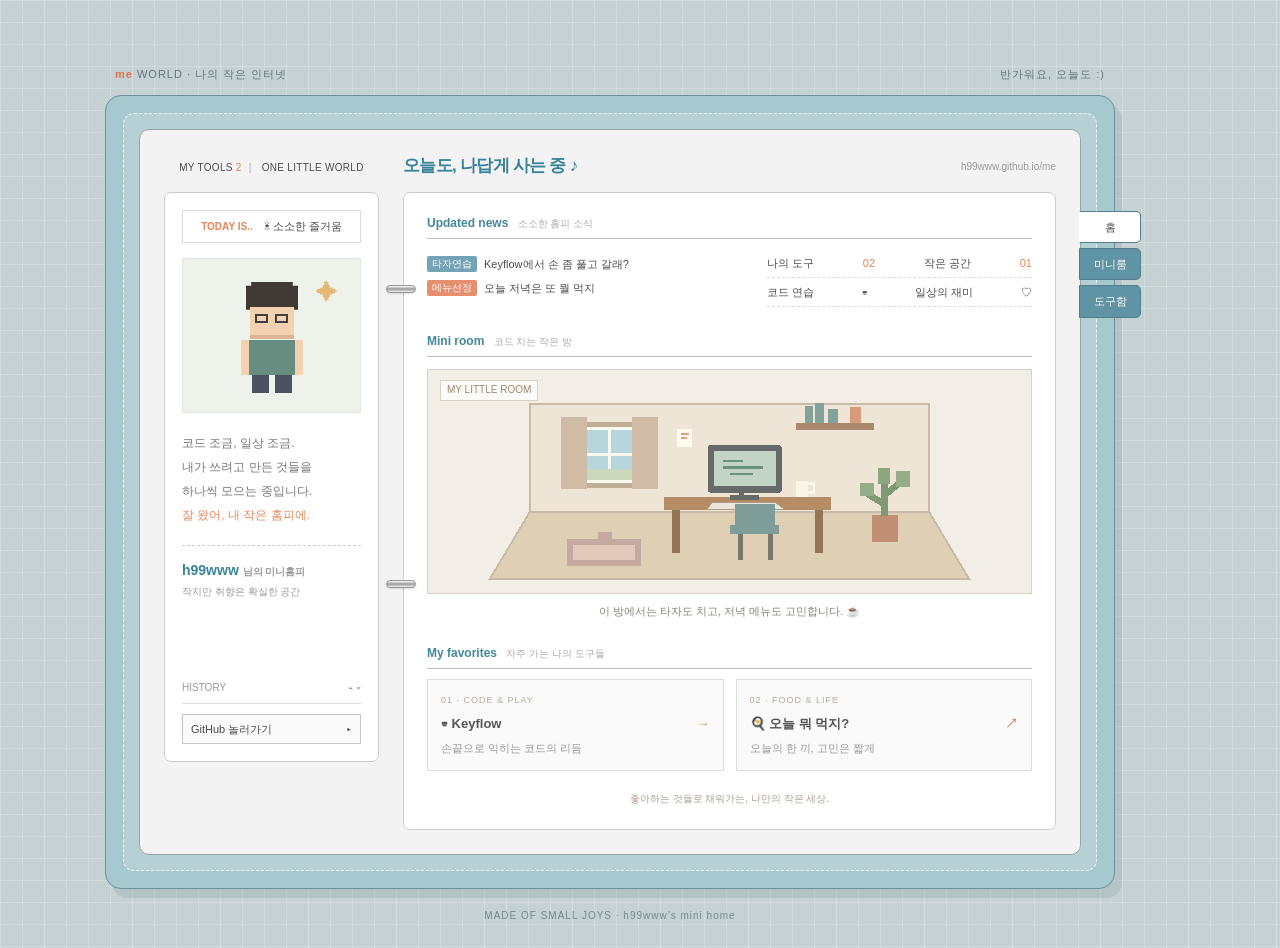
<file: index.html>
<!doctype html>
<html lang="ko">
<head>
<meta charset="utf-8"><meta name="viewport" content="width=device-width,initial-scale=1"><meta name="theme-color" content="#c4d2d5"><meta name="description" content="코드도 치고, 밥도 고르고. 나만의 작은 미니홈피."><title>h99www의 미니홈피</title>
<style>
*{box-sizing:border-box}html{scroll-behavior:smooth}body{margin:0;color:#4b4b4b;font:12px/1.65 '돋움',Dotum,Arial,sans-serif;background-color:#c5d1d3;background-image:linear-gradient(#ffffff38 1px,transparent 1px),linear-gradient(90deg,#ffffff38 1px,transparent 1px);background-size:22px 22px}a{color:inherit;text-decoration:none}a:hover{text-decoration:underline}a:focus-visible{outline:3px solid #eb854c;outline-offset:4px}.desktop{max-width:1120px;margin:65px auto 24px;padding:0 25px}.topline{display:flex;justify-content:space-between;padding:0 10px 12px;color:#66767b;font-size:11px;letter-spacing:1px}.topline strong{color:#e17443}.book{position:relative;background:#a6c8cf;border:1px solid #6b929c;border-radius:16px;padding:17px;box-shadow:7px 9px 0 #8da2a34d}.stitch{border:1px dashed #effaff;border-radius:11px;padding:15px;background:#b5d1d6}.paper{background:#f3f3f3;border:1px solid #9ba4a5;border-radius:10px;padding:24px;display:grid;grid-template-columns:215px minmax(0,1fr);gap:24px;position:relative}.counter{text-align:center;font-size:10px;letter-spacing:.3px;height:38px;padding-top:6px}.counter b{color:#ec7948;font-weight:400}.counter span{color:#a6a6a6;padding:0 7px}.profile{background:#fff;border:1px solid #ccc;border-radius:7px;padding:17px;min-height:570px;display:flex;flex-direction:column}.mood{border:1px solid #ddd;text-align:center;padding:6px;font-size:11px;margin-bottom:15px}.mood b{color:#ea8259;margin-right:8px;font-size:10px}.portrait{height:155px;background:#edf2eb;display:grid;place-items:center;position:relative;overflow:hidden;border:1px solid #e0e5df}.avatar{width:83px;height:115px;position:relative;image-rendering:pixelated}.hair{position:absolute;width:52px;height:28px;background:#403a35;top:4px;left:16px;clip-path:polygon(10% 0,90% 0,90% 15%,100% 15%,100% 100%,0 100%,0 15%,10% 15%)}.face{position:absolute;top:29px;left:20px;width:44px;height:32px;background:#f4d1b0;border-bottom:4px solid #dfb695}.eyes{position:absolute;top:36px;left:25px;width:13px;height:9px;border:2px solid #423e3d;box-shadow:20px 0 0 -2px #f4d1b0,20px 0 0 0 #423e3d}.body{position:absolute;top:62px;left:11px;width:62px;height:35px;background:#668d80;border-left:8px solid #f4d1b0;border-right:8px solid #f4d1b0}.legs{position:absolute;top:97px;left:22px;width:17px;height:18px;background:#4a5261;box-shadow:23px 0 #4a5261}.portrait:before{content:'✦';position:absolute;top:16px;right:22px;color:#e5b873;font-size:22px}.profile-note{margin:18px 0;color:#777;line-height:2}.dotted{border-top:1px dashed #ccc;padding-top:13px}.name{color:#398499;font-weight:bold;font-size:14px}.small{font-size:10px;color:#999}.profile-bottom{margin-top:auto;padding-top:25px}.history{font-size:10px;color:#999;border-bottom:1px solid #ddd;padding-bottom:7px;margin-bottom:10px}.history span{float:right}.shortcut{display:block;border:1px solid #c7c7c7;background:#fafafa;padding:5px 8px;font-size:11px}.shortcut span{float:right}.heading{height:38px;display:flex;justify-content:space-between;align-items:flex-start;gap:8px}h1{font-size:17px;color:#368298;letter-spacing:-.7px;margin:-2px 0 0}.url{font-size:10px;color:#999;padding-top:5px}.right{min-width:0}.content{background:#fff;border:1px solid #ccc;border-radius:7px;padding:21px 23px;min-height:570px}h2{font-size:12px;color:#43879c;margin:0 0 10px;border-bottom:1px solid #bdbdbd;padding-bottom:4px}h2 span{font-weight:400;font-size:10px;color:#aaa;margin-left:6px}.updates{display:grid;grid-template-columns:1.2fr 1fr;gap:22px;margin-bottom:25px}.update-line{display:flex;gap:7px;align-items:center;margin:6px 0;font-size:11px}.badge{background:#e68e6e;color:white;padding:0 5px;border-radius:2px;font-size:10px;white-space:nowrap}.badge.blue{background:#74a3b5}.stats{font-size:11px}.stat{display:flex;justify-content:space-between;border-bottom:1px dashed #ddd;padding:5px 0}.stat b{color:#ed8555;font-weight:normal}.room{height:225px;position:relative;overflow:hidden;background:#f3eee5;border:1px solid #d7d1c7;margin-top:12px;display:grid;place-items:center}.room svg{width:100%;height:100%}.room-tag{position:absolute;left:12px;top:10px;background:#ffffffc9;border:1px solid #d8d2c7;color:#9d8b74;font-size:10px;padding:1px 6px}.room-caption{text-align:center;font-size:11px;color:#8a8176;margin:8px 0 24px}.tools{display:grid;grid-template-columns:1fr 1fr;gap:12px}.tool{display:block;border:1px solid #ddd;padding:13px;background:#fafafa;transition:background .15s,border-color .15s}.tool:hover{background:#fff7ef;border-color:#eaaa82;text-decoration:none}.tool-title{font-size:13px;font-weight:bold;color:#555}.tool-title span{float:right;color:#e48c58}.tool p{font-size:11px;color:#999;margin:5px 0 0}.mini-label{color:#b7a999;font-size:9px;letter-spacing:1px;margin-bottom:5px}.tabs{position:absolute;left:calc(100% - 1px);top:81px;display:flex;flex-direction:column;gap:5px;width:62px}.tabs a{background:#6093a4;color:white;border:1px solid #527d8b;border-radius:0 5px 5px 0;padding:6px 9px;text-align:center;font-size:11px}.tabs a:first-child{background:#fff;color:#555;border-left-color:#fff}.tabs a:hover{background:#e68b55;color:white;text-decoration:none}.foot{text-align:center;font-size:10px;color:#77898e;letter-spacing:1px;margin:19px 0}.binder{position:absolute;width:30px;height:8px;background:linear-gradient(#fff,#999,#eee);border:1px solid #999;left:246px;z-index:2;border-radius:8px;box-shadow:0 1px 2px #0002}.binder.one{top:155px}.binder.two{top:450px}.quote{margin-top:20px;text-align:center;color:#ad9c8e;font-size:10px}.orange{color:#e58b5e}@media(min-width:800px){.desktop{padding-right:85px}}@media(max-width:800px){.desktop{margin:25px auto;padding:0 15px}.paper{grid-template-columns:170px minmax(0,1fr);padding:17px;gap:15px}.profile{padding:12px}.content{padding:17px}.url{display:none}.binder{display:none}.tabs{position:static;flex-direction:row;width:auto;grid-column:1/-1;grid-row:1;gap:5px}.tabs a{border-radius:4px;padding:4px 15px}.tabs a:first-child{border-color:#aaa}.updates{grid-template-columns:1fr;gap:8px}.stats{display:none}.tools{grid-template-columns:1fr}.portrait{height:140px}.heading{height:38px}.stitch{padding:9px}.book{padding:10px}}@media(max-width:560px){.topline{font-size:9px}.paper{display:flex;flex-direction:column;padding:14px;gap:17px}.tabs{order:-1}.counter{height:auto;padding:0 0 10px}.profile{min-height:0;display:grid;grid-template-columns:105px 1fr;gap:0 15px}.mood{grid-column:1/-1;margin-bottom:12px}.portrait{grid-row:2/5;height:130px}.profile-note{margin:0;font-size:11px}.dotted{padding-top:5px}.profile-bottom{grid-column:1/-1;padding-top:10px}.history{display:none}.content{min-height:0;padding:15px}.room{height:200px}.heading{height:auto;min-height:32px}h1{font-size:15px}.tools{grid-template-columns:1fr 1fr}.tool{padding:10px}.tool-title{font-size:12px}.tool p{font-size:10px}.profile-note br{display:none}.foot{font-size:9px}.avatar{transform:scale(.85)}}@media(prefers-reduced-motion:reduce){html{scroll-behavior:auto}}
</style></head>
<body><div class="desktop" id="home"><div class="topline"><span><strong>me</strong> WORLD · 나의 작은 인터넷</span><span>반가워요, 오늘도 :)</span></div><div class="book"><div class="stitch"><main class="paper"><div class="binder one" aria-hidden="true"></div><div class="binder two" aria-hidden="true"></div>
<aside><div class="counter">MY TOOLS <b>2</b><span>|</span> ONE LITTLE WORLD</div><div class="profile"><div class="mood"><b>TODAY IS..</b> ☀ 소소한 즐거움</div><div class="portrait" role="img" aria-label="안경을 쓴 픽셀 캐릭터"><div class="avatar"><i class="hair"></i><i class="face"></i><i class="eyes"></i><i class="body"></i><i class="legs"></i></div></div><p class="profile-note">코드 조금, 일상 조금.<br>내가 쓰려고 만든 것들을<br>하나씩 모으는 중입니다.<br><span class="orange">잘 왔어, 내 작은 홈피에.</span></p><div class="dotted"><div class="name">h99www <span class="small">님의 미니홈피</span></div><span class="small">작지만 취향은 확실한 공간</span></div><div class="profile-bottom"><div class="history">HISTORY <span>▴ ▾</span></div><a class="shortcut" href="https://github.com/h99www/me">GitHub 놀러가기 <span>▸</span></a></div></div></aside>
<section class="right"><header class="heading"><h1>오늘도, 나답게 사는 중 ♪</h1><span class="url">h99www.github.io/me</span></header><div class="content"><section><h2>Updated news <span>소소한 홈피 소식</span></h2><div class="updates"><div><a class="update-line" href="./typing/"><span class="badge blue">타자연습</span> Keyflow에서 손 좀 풀고 갈래?</a><a class="update-line" href="https://today-cooking-picker.kyj00001.chatgpt.site/"><span class="badge">메뉴선정</span> 오늘 저녁은 또 뭘 먹지</a></div><div class="stats"><div class="stat"><span>나의 도구</span><b>02</b><span>작은 공간</span><b>01</b></div><div class="stat"><span>코드 연습</span><span>⌨</span><span>일상의 재미</span><span>♡</span></div></div></div></section>
<section id="room"><h2>Mini room <span>코드 치는 작은 방</span></h2><div class="room"><span class="room-tag">MY LITTLE ROOM</span><svg viewBox="0 0 580 240" role="img" aria-label="책상과 컴퓨터, 화분이 놓인 아늑한 픽셀 방" shape-rendering="crispEdges"><defs><pattern id="floor" width="52" height="23" patternUnits="userSpaceOnUse"><rect width="52" height="23" fill="#dfcfb5"/><path d="M0 0H52M0 23V0" stroke="#d1bea0"/></pattern></defs><path d="M75 153V37H505V153" fill="#eee5d6" stroke="#c7bba7" stroke-width="2"/><path d="M75 153H505L548 225H32Z" fill="url(#floor)" stroke="#c7bba7" stroke-width="2"/><path d="M75 153L32 225M505 153L548 225" stroke="#c7bba7"/><rect x="115" y="59" width="92" height="65" fill="#f9f9ed" stroke="#bfad95" stroke-width="5"/><rect x="121" y="65" width="80" height="53" fill="#b6d5dc"/><path d="M161 65V118M121 91H201" stroke="#f9f9ed" stroke-width="4"/><rect x="125" y="107" width="72" height="11" fill="#cad8bc"/><path d="M109 51H137V128H109ZM185 51H213V128H185Z" fill="#d0bca6"/><rect x="362" y="57" width="83" height="8" fill="#aa896c"/><path d="M371 39H380V57H371ZM382 36H392V57H382ZM396 42H407V57H396Z" fill="#83a29c"/><rect x="420" y="40" width="12" height="17" fill="#d99a7c"/><rect x="220" y="137" width="179" height="14" fill="#b58d65"/><rect x="228" y="151" width="9" height="46" fill="#967453"/><rect x="382" y="151" width="9" height="46" fill="#967453"/><rect x="267" y="81" width="79" height="51" rx="2" fill="#666a68"/><rect x="273" y="87" width="67" height="38" fill="#c3d3c5"/><path d="M283 98H305M283 105H326M290 112H315" stroke="#6a9180" stroke-width="3"/><path d="M303 132V137M291 137H322" stroke="#666a68" stroke-width="5"/><path d="M271 143H340L349 150H266Z" fill="#ece6da" stroke="#aa9c88"/><rect x="362" y="119" width="13" height="18" fill="#fbf5e8"/><path d="M375 122H381V132H375" fill="none" stroke="#fbf5e8" stroke-width="3"/><rect x="291" y="167" width="52" height="10" fill="#7f9d98"/><rect x="296" y="144" width="43" height="28" fill="#7f9d98"/><path d="M302 177V205M334 177V205" stroke="#777970" stroke-width="5"/><rect x="443" y="156" width="28" height="29" fill="#c18f73"/><path d="M457 157V118M456 144L438 133M458 134L476 119" stroke="#7e9974" stroke-width="7"/><rect x="430" y="122" width="15" height="14" fill="#96ae87"/><rect x="469" y="109" width="15" height="17" fill="#96ae87"/><rect x="450" y="105" width="13" height="18" fill="#8ca77e"/><path d="M115 182H195V211H115Z" fill="#c4aaa0"/><path d="M122 188H188V204H122Z" fill="#e3c9bb"/><path d="M148 174H164V182H148Z" fill="#c4aaa0"/><rect x="234" y="64" width="16" height="19" fill="#fffaf0"/><path d="M238 69H246M238 73H244" stroke="#dca17b" stroke-width="2"/></svg></div><p class="room-caption">이 방에서는 타자도 치고, 저녁 메뉴도 고민합니다. ☕</p></section>
<section id="tools"><h2>My favorites <span>자주 가는 나의 도구들</span></h2><div class="tools"><a class="tool" href="./typing/"><div class="mini-label">01 · CODE & PLAY</div><div class="tool-title">⌨ Keyflow <span>→</span></div><p>손끝으로 익히는 코드의 리듬</p></a><a class="tool" href="https://today-cooking-picker.kyj00001.chatgpt.site/"><div class="mini-label">02 · FOOD & LIFE</div><div class="tool-title">🍳 오늘 뭐 먹지? <span>↗</span></div><p>오늘의 한 끼, 고민은 짧게</p></a></div></section><div class="quote">좋아하는 것들로 채워가는, 나만의 작은 세상.</div></div></section><nav class="tabs" aria-label="미니홈피 메뉴"><a href="#home">홈</a><a href="#room">미니룸</a><a href="#tools">도구함</a></nav></main></div></div><footer class="foot">MADE OF SMALL JOYS · h99www’s mini home</footer></div></body></html>
</file>
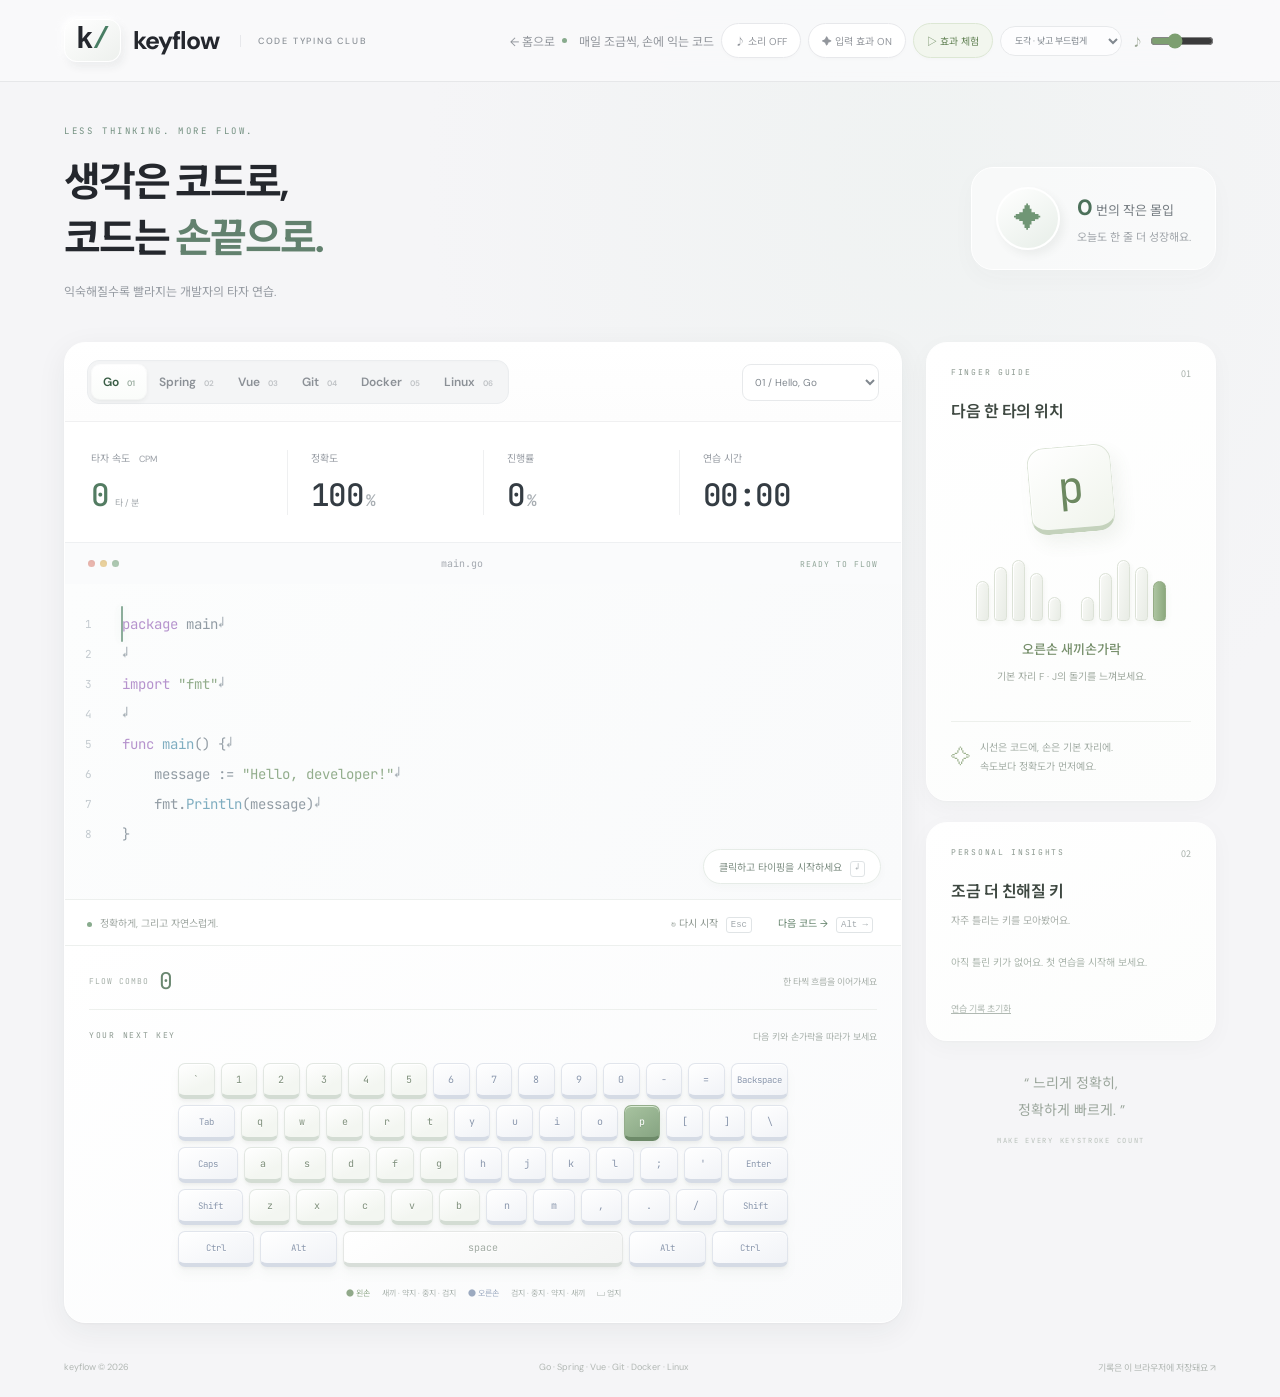
<file: typing/index.html>
<!doctype html>
<html lang="ko"><head><meta charset="UTF-8"><meta name="viewport" content="width=device-width,initial-scale=1"><title>keyflow — 코드 타자 연습</title><link rel="stylesheet" href="style.css"><link rel="stylesheet" href="light.css"></head>
<body><header><a class="brand" href="./"><span>k<span class="mint">/</span></span> keyflow<span class="badge">CODE TYPING CLUB</span></a><div class="header-right"><a href="../" style="color:inherit;text-decoration:none;white-space:nowrap">← 홈으로</a><span class="live-dot"></span> 매일 조금씩, 손에 익는 코드 <button id="sound" title="타건 소리 켜기/끄기">♪ 소리 OFF</button></div></header>
<main><div class="intro"><div><div class="eyebrow">LESS THINKING. MORE FLOW.</div><h1>생각은 코드로,<br>코드는 <em>손끝으로.</em></h1><p>익숙해질수록 빨라지는 개발자의 타자 연습.</p></div><div class="streak"><span>✦</span><div><b id="totalSessions">0</b>번의 작은 몰입<small>오늘도 한 줄 더 성장해요.</small></div></div></div>
<section class="workspace"><div class="practice"><div class="toolbar"><div class="tabs" role="tablist"><button class="selected" data-lang="go">Go <span>01</span></button><button data-lang="spring">Spring <span>02</span></button><button data-lang="vue">Vue <span>03</span></button></div><select id="lesson" aria-label="연습 코드 선택"></select></div>
<div class="stats"><div><label>타자 속도 <span>CPM</span></label><strong id="cpm">0</strong><small>타 / 분</small></div><div><label>정확도</label><strong id="accuracy">100<span>%</span></strong></div><div><label>진행률</label><strong id="progress">0<span>%</span></strong></div><div><label>연습 시간</label><strong id="timer">00:00</strong></div></div>
<div class="editor-head"><span><i></i><i></i><i></i></span><span id="filename">main.go</span><span id="status">READY TO FLOW</span></div><div class="editor" id="editor" tabindex="0" role="textbox" aria-label="코드 타자 연습 영역. 클릭 후 영문으로 입력하세요" aria-multiline="true"><div id="code"></div><div id="focusHint">클릭하고 타이핑을 시작하세요 <kbd>↵</kbd></div></div><div class="editor-footer"><span><span class="live-dot"></span> <span id="instruction">정확하게, 그리고 자연스럽게.</span></span><button id="restart">↻ 다시 시작 <kbd>Esc</kbd></button><button id="next" title="완료 후 Enter · 언제든 Alt + →">다음 코드 → <kbd>Alt →</kbd></button></div>
<section class="keyboard-area"><div class="section-label">YOUR NEXT KEY <span>다음 키와 손가락을 따라가 보세요</span></div><div id="keyboard"></div><div class="finger-legend"><span class="left-color">● 왼손</span><span>새끼 · 약지 · 중지 · 검지</span><span class="right-color">● 오른손</span><span>검지 · 중지 · 약지 · 새끼</span><span>⌴ 엄지</span></div></section></div>
<aside><div class="guide card"><div class="section-label">FINGER GUIDE <span>01</span></div><h2>다음 한 타의 위치</h2><div class="next-key" id="nextKey">p</div><div class="hand-viz" id="hands"></div><h3 id="fingerName">왼손 새끼손가락</h3><p id="fingerTip">손가락을 기본 위치에 가볍게 올려두세요.</p><div class="tip"><span>✧</span> <span>시선은 코드에, 손은 기본 자리에.<br>속도보다 정확도가 먼저예요.</span></div></div><div class="mistakes card"><div class="section-label">PERSONAL INSIGHTS <span>02</span></div><h2>조금 더 친해질 키</h2><p>자주 틀리는 키를 모아봤어요.</p><div id="mistakes"></div><button id="resetHistory">연습 기록 초기화</button></div><div class="quote">“ 느리게 정확히,<br>정확하게 빠르게. ”<span>MAKE EVERY KEYSTROKE COUNT</span></div></aside></section><footer><span>keyflow © 2026</span><span>Go · Spring · Vue · Git · Docker · Linux</span><span>기록은 이 브라우저에 저장돼요 ↗</span></footer></main><script src="audio.js"></script><script src="examples.js"></script><script src="app.js"></script><script src="impact.js"></script></body></html>
</file>
<file: typing/style.css>
@import url('https://fonts.googleapis.com/css2?family=DM+Sans:wght@400;500;600;700&family=JetBrains+Mono:wght@400;500;600&family=Noto+Sans+KR:wght@400;500;600;700;800&display=swap');
:root{--bg:#101414;--panel:#181d1d;--line:#2b3332;--text:#e5eae6;--muted:#87938d;--mint:#b7ed9b}*{box-sizing:border-box}body{margin:0;background:var(--bg);color:var(--text);font-family:'DM Sans','Noto Sans KR',sans-serif;font-size:14px}button,select{font:inherit;color:inherit;cursor:pointer}button{background:none;border:0}button:focus-visible,select:focus-visible{outline:2px solid var(--mint);outline-offset:4px}header{height:91px;padding:0 5%;display:flex;align-items:center;justify-content:space-between;border-bottom:1px solid var(--line)}.brand{text-decoration:none;color:var(--text);font-size:26px;font-weight:700;display:flex;align-items:center;gap:12px}.brand>span:first-child{font-family:monospace;font-size:33px}.mint{color:var(--mint)}.badge{font-size:9px;font-weight:500;letter-spacing:1.6px;border-left:1px solid var(--line);padding-left:17px;margin-left:9px;color:var(--muted)}.header-right{display:flex;align-items:center;gap:10px;font-size:12px;color:var(--muted)}.header-right button{border:1px solid var(--line);border-radius:7px;padding:9px 13px;margin-left:22px}.live-dot{display:inline-block;width:6px;height:6px;border-radius:50%;background:var(--mint);margin-right:5px}main{max-width:1440px;margin:auto;padding:0 5%}.intro{display:flex;align-items:center;justify-content:space-between;padding:48px 0 36px}.eyebrow{font:10px 'JetBrains Mono',monospace;letter-spacing:2px;color:var(--mint);margin-bottom:17px}h1{font-size:37px;line-height:1.45;letter-spacing:-1.8px;margin:0;font-weight:600}h1 em{color:var(--mint);font-style:normal}.intro p{color:var(--muted);font-size:13px;margin-top:13px}.streak{display:flex;gap:17px;align-items:center;color:#bec7bd;font-size:13px}.streak>span{font-size:32px;color:var(--mint);background:#232d23;padding:13px 20px;border-radius:50%}.streak b{color:var(--mint);font-size:22px;margin-right:3px}.streak small{display:block;color:var(--muted);margin-top:6px;font-size:11px}.workspace{display:grid;grid-template-columns:minmax(0,1fr) 290px;gap:23px}.practice{border:1px solid var(--line);border-radius:12px;background:var(--panel);overflow:hidden}.toolbar{padding:18px 23px;display:flex;justify-content:space-between;align-items:center;border-bottom:1px solid var(--line)}.tabs{display:flex;gap:7px}.tabs button{padding:10px 15px;border-radius:6px;color:var(--muted);font-weight:600}.tabs button.selected{background:var(--mint);color:#192316}.tabs span{font-size:9px;opacity:.6;margin-left:10px}select{background:#202626;border:1px solid var(--line);border-radius:6px;padding:9px;font-size:11px;max-width:190px}.stats{display:grid;grid-template-columns:repeat(4,1fr);padding:26px 25px}.stats>div{padding-left:23px;border-left:1px solid var(--line)}.stats>div:first-child{padding-left:0;border:0}.stats label{display:block;font-size:11px;color:var(--muted);margin-bottom:9px}.stats label span{font-size:9px;margin-left:6px}.stats strong{font:32px 'JetBrains Mono',monospace;font-weight:500}.stats>div:first-child strong{color:var(--mint)}.stats strong span{font-size:17px;margin-left:3px;color:var(--muted)}.stats small{font-size:10px;color:var(--muted);margin-left:7px}.editor-head{display:flex;justify-content:space-between;align-items:center;padding:13px 22px;background:#151919;border-top:1px solid var(--line);font:10px 'JetBrains Mono',monospace;color:var(--muted)}.editor-head i{display:inline-block;width:7px;height:7px;border-radius:50%;background:#655349;margin-right:5px}.editor-head i:nth-child(2){background:#6d684b}.editor-head i:nth-child(3){background:#52694d}.editor-head>span:last-child{font-size:8px;letter-spacing:1px}.editor{background:#121717;position:relative;min-height:310px;padding:24px 20px;outline:0;overflow:auto;cursor:text}.code-line{display:flex;min-height:29px;white-space:pre;font:14px/29px 'JetBrains Mono',Consolas,monospace}.line-number{width:37px;flex-shrink:0;color:#45514c;font-size:11px;user-select:none}.char{position:relative;opacity:.52}.char.done{opacity:1;background:#b7ed9b09}.char.wrong{background:#ef797b38!important;color:#ff9b9b!important;text-decoration:underline}.char.current:before{content:'';position:absolute;left:-1px;top:-3px;bottom:-3px;width:2px;background:var(--mint);box-shadow:0 0 10px #b7ed9b70;animation:blink 1.1s infinite}.token-keyword{color:#c4a3ed}.token-type{color:#edc581}.token-string{color:#b7d995}.token-function{color:#8ccad1}.token-comment{color:#788b80}.token-number{color:#e6ab83}.token-symbol{color:#b9c2bd}.token-annotation{color:#e5bf7c}#focusHint{position:absolute;bottom:15px;right:20px;color:#c7d5c3;font-size:11px;background:#273028ed;border:1px solid #45513f;padding:10px 14px;border-radius:6px}.editor:focus #focusHint{display:none}kbd{font:9px monospace;border:1px solid #495049;border-radius:3px;padding:2px 4px;margin-left:5px;color:#a0aba1}.editor-footer{padding:13px 20px;border-top:1px solid var(--line);border-bottom:1px solid var(--line);display:flex;align-items:center;gap:14px;font-size:10px;color:var(--muted)}.editor-footer>span{margin-right:auto}.editor-footer button:last-child{color:var(--mint)}.keyboard-area{padding:22px}.section-label{font:9px 'JetBrains Mono',monospace;letter-spacing:1.4px;color:#aebbaa;display:flex;justify-content:space-between}.section-label>span{font:10px 'Noto Sans KR',sans-serif;letter-spacing:0;color:#738176}#keyboard{margin:20px auto 17px;max-width:610px}.key-row{display:flex;gap:5px;margin:5px 0;justify-content:center}.key{flex:1;height:33px;min-width:0;border:1px solid #34403a;border-bottom:3px solid #34403a;border-radius:5px;display:flex;justify-content:center;align-items:center;font:10px 'JetBrains Mono',monospace;color:#84968a;background:#202825;transition:background .06s,transform .06s}.key.right{background:#23272d;border-color:#384049;color:#8796a7}.key.active{background:var(--mint);color:#243121;border-color:#89b56e;box-shadow:0 0 18px #b7ed9b14}.key.pressed{transform:translateY(2px);border-bottom-width:1px;background:#53634e}.key.wide{flex:1.6;font-size:9px}.key.space{flex:6}.finger-legend{display:flex;justify-content:center;gap:13px;font-size:9px;color:#6f7d74}.left-color{color:#a8c59c}.right-color{color:#95abc9}.card{border:1px solid var(--line);border-radius:12px;padding:22px;background:var(--panel)}h2{font-size:16px;font-weight:500;letter-spacing:-.5px;margin:17px 0 8px}.next-key{font:44px 'JetBrains Mono',monospace;width:78px;height:79px;margin:25px auto 17px;background:#273125;border:1px solid #526346;border-bottom:4px solid #526346;border-radius:12px;text-align:center;line-height:74px;color:var(--mint)}.hand-viz{height:68px;display:flex;gap:16px;justify-content:center;align-items:end}.hand{display:flex;gap:5px;align-items:end}.finger{width:13px;background:#2c3530;border:1px solid #424f46;border-radius:9px 9px 5px 5px}.finger.active{background:var(--mint);border-color:var(--mint);box-shadow:0 0 15px #b7ed9b20}.guide h3{text-align:center;font-size:13px;font-weight:500;color:var(--mint);margin:18px 0 8px}.guide>p{text-align:center;font-size:10px;line-height:1.8;color:var(--muted);min-height:35px}.tip{display:flex;gap:9px;padding-top:16px;border-top:1px solid var(--line);margin-top:18px;color:var(--muted);font-size:10px;line-height:1.9}.tip>span:first-child{color:var(--mint);font-size:20px}.mistakes{margin-top:18px}.mistakes p{font-size:11px;color:var(--muted)}#mistakes{margin:19px 0}.mistake-row{display:flex;align-items:center;gap:10px;margin:10px 0;font-size:10px;color:#9ba99f}.mistake-row kbd{font-size:12px;width:30px;text-align:center;padding:5px;color:#e2b4a3;margin:0}.bar{height:4px;background:#795d50;flex:1;border-radius:4px}.empty{font-size:11px;color:#7d8c80;line-height:1.9;padding:6px 0}#resetHistory{font-size:10px;color:#7c8b80;padding:0;text-decoration:underline}.quote{text-align:center;color:#8d9b8d;line-height:1.9;margin:26px 0;font-size:14px}.quote span{display:block;font:8px 'JetBrains Mono',monospace;letter-spacing:1.4px;margin-top:13px;color:#59695e}footer{display:flex;justify-content:space-between;color:#65746a;font-size:10px;padding:27px 0 23px;margin-top:8px}@keyframes blink{50%{opacity:.25}}.shake{animation:shake .13s}@keyframes shake{50%{transform:translateX(2px)}}@media(min-width:1500px){main{padding:0 45px}.intro{padding-top:55px}}@media(max-width:1000px){.workspace{grid-template-columns:minmax(0,1fr) 245px}.toolbar{padding:14px}.tabs button{padding:9px}.badge{display:none}.code-line{font-size:12px}.finger-legend{gap:6px;font-size:8px}.card{padding:18px}.stats{padding:23px 15px}.stats>div{padding-left:15px}}@media(max-width:760px){header{height:70px}.header-right{font-size:0;gap:0}.header-right button{font-size:11px;margin-left:0}.header-right>.live-dot{display:none}.intro{padding:30px 0 24px}h1{font-size:30px}.streak{display:none}.workspace{grid-template-columns:1fr}aside{display:grid;grid-template-columns:1fr 1fr;gap:14px}.mistakes{margin:0}.quote{display:none}.stats strong{font-size:25px}.stats small{display:none}.toolbar{gap:8px}.tabs span{display:none}select{max-width:150px}.editor{padding:18px 10px}.code-line{font-size:11px;line-height:26px;min-height:26px}.line-number{width:25px}.keyboard-area{padding:17px 10px}.key{height:29px}.finger-legend span:nth-child(2),.finger-legend span:nth-child(4){display:none}footer span:nth-child(2){display:none}footer{font-size:9px}.editor-footer{padding:13px 10px;gap:8px}.editor-footer kbd{display:none}.section-label{font-size:8px}.section-label>span{font-size:8px}}

.combo-meter{display:flex;align-items:center;gap:10px;margin:0 0 19px;padding-bottom:16px;border-bottom:1px solid var(--line)}.combo-meter>span{font:9px 'JetBrains Mono',monospace;letter-spacing:1px;color:#7c8f7c}.combo-meter b{display:inline-block;font:25px 'JetBrains Mono',monospace;color:var(--mint);min-width:40px}.combo-meter small{font-size:10px;color:var(--muted);margin-left:auto}.combo-meter.hot>span{color:var(--mint)}.impact-particle{position:absolute;width:3px;height:3px;pointer-events:none;border-radius:1px;z-index:4}.impact-flash{position:absolute;inset:0;background:#cce7b4;pointer-events:none;z-index:3}.char{display:inline-block}@media(prefers-reduced-motion:reduce){*,*:before{animation:none!important;scroll-behavior:auto!important;transition:none!important}}

.toolbar{flex-wrap:wrap;gap:13px}.tabs{flex-wrap:wrap;gap:3px}.tabs button{padding:9px 12px}.tabs span{margin-left:5px}.toolbar select{margin-left:auto}.header-right{flex-wrap:wrap}.header-right button{margin-left:6px}@media(max-width:760px){.header-right{max-width:220px}.header-right button{font-size:10px;padding:7px}.tabs button{padding:9px 10px}.combo-meter small{font-size:8px}.combo-meter{gap:6px}}
</file>
<file: typing/light.css>
/* Dandy light: porcelain surfaces, restrained color, sculpted keycaps. */
:root{color-scheme:light;--bg:#f5f5f7;--panel:#fff;--line:#e7e8eb;--text:#24272d;--muted:#92969f;--mint:#487d63}
body{background:radial-gradient(ellipse at 72% 12%,#eaf0ed80,transparent 38%),#f5f5f7;-webkit-font-smoothing:antialiased}
header{background:#fafafbd9;border-bottom:1px solid #e6e7e9;height:82px;backdrop-filter:blur(20px)}
.brand{font-size:25px;letter-spacing:-1px}.brand>span:first-child{font-size:29px;background:linear-gradient(145deg,#fff,#edf0ed);border:1px solid white;border-radius:13px;padding:4px 11px;box-shadow:3px 5px 9px #242d2910,-2px -2px 7px #fff}.badge{letter-spacing:1.8px;color:#8b9197}
.header-right{color:#92969c}.header-right button{background:#fff;border:1px solid #e7e8eb;box-shadow:0 2px 3px #20242804;border-radius:20px;font-size:10px;transition:transform .16s,box-shadow .16s}.header-right button:hover{transform:translateY(-1px);box-shadow:0 4px 9px #2024280b}
main{max-width:1450px}.intro{padding-top:43px;padding-bottom:30px}.eyebrow{color:#739080;font-size:9px;letter-spacing:2.6px}h1{font-size:40px;letter-spacing:-2px;line-height:1.4;font-weight:700}h1 em{color:#62816e}.intro p{color:#969ba2;font-size:12px;margin-top:16px}.streak{color:#777e83;background:#ffffff90;padding:19px 24px;border:1px solid #fff;border-radius:22px;box-shadow:0 8px 25px #3c504107}.streak>span{background:linear-gradient(145deg,#fff,#e7eee8);color:#709675;border:2px solid #fff;box-shadow:4px 5px 9px #45574812;font-size:28px;padding:11px 16px}.streak b{color:#4c705a}.streak small{color:#a0a5aa}
.workspace{gap:24px;align-items:start}.practice{border:1px solid #ffffff;border-radius:21px;box-shadow:0 8px 30px #262e2810,0 1px 2px #24292a08;overflow:hidden}.toolbar{padding:17px 22px;background:linear-gradient(#fff,#fdfdfd);border-color:#f0f0f1}.tabs{padding:4px;border:1px solid #ebedef;background:#f4f5f6;border-radius:12px;gap:2px;box-shadow:inset 0 1px 3px #21283104}.tabs button{padding:9px 11px;color:#8b9096;border-radius:8px;font-size:12px;transition:all .18s}.tabs button:hover{color:#4f6457;background:#ffffff90}.tabs button.selected{background:linear-gradient(#fff,#fafcfa);color:#395d45;box-shadow:0 2px 5px #384b3d16,0 0 0 1px #ffffff}.tabs span{font-size:8px;opacity:.5}select{background:#fff;border-color:#e7e9eb;color:#81888f;border-radius:9px;font-size:10px;padding:10px 8px}
.stats{padding:28px 26px 27px;background:#fff}.stats>div{border-color:#eff0f1}.stats label{color:#999ea5;font-size:10px}.stats strong{color:#343c43;font-size:31px;letter-spacing:-1.6px}.stats>div:first-child strong{color:#537c62}.stats strong span{color:#a7adb2;font-size:16px}.stats small{color:#a2a8ac;font-size:9px}
.editor-head{background:#fafbfc;border-color:#eef0f2;color:#a4a9b0;padding:14px 23px;font-size:10px}.editor-head i{background:#e9b6ae;box-shadow:inset 0 1px 2px #88635913}.editor-head i:nth-child(2){background:#e9d19d}.editor-head i:nth-child(3){background:#acc8b1}.editor-head>span:last-child{color:#8fa497;font-size:8px}.editor{background:linear-gradient(120deg,#fcfdfd,#f9fafb);padding-top:25px;padding-bottom:26px;min-height:315px}.code-line{font-size:14px;line-height:30px;min-height:30px;color:#5f6e7a}.line-number{color:#c4cbd0}.char{opacity:.67}.char.done{opacity:1;background:#608c6708}.char.wrong{background:#f3c1bd70!important;color:#d25b5a!important;text-decoration-color:#d25b5a}.char.current:before{background:#55866b;box-shadow:0 0 8px #56816733;width:2px;border-radius:2px}.token-keyword{color:#9460b6}.token-type{color:#b48140}.token-string{color:#608756}.token-function{color:#4387a3}.token-comment{color:#a1aca5}.token-number{color:#bd805b}.token-annotation{color:#bc8b4d}#focusHint{color:#7e8e83;background:#fffffff0;border:1px solid #e6ece7;box-shadow:0 3px 10px #32482c07;border-radius:20px;font-size:10px;padding:9px 15px}kbd{border-color:#e0e4e6;color:#a1a8ac;background:#fff}
.editor-footer{background:#fff;border-color:#edf0ee;font-size:10px;color:#a0a8a3;padding:14px 22px}.editor-footer button{font-size:10px;color:#8e9891}.editor-footer button:last-child{color:#62816a}.live-dot{background:#88ab8d;width:5px;height:5px}.keyboard-area{background:linear-gradient(145deg,#fff,#f9fafb);padding:20px 24px 24px}.section-label{color:#8c9990;font-size:8px;letter-spacing:1.7px}.section-label>span{color:#a7b0aa;font-size:9px}.combo-meter{margin-bottom:20px;border-color:#edf0ed;padding-bottom:13px}.combo-meter>span{color:#a5afa8;font-size:8px}.combo-meter b{color:#698770;font-size:23px}.combo-meter small{color:#a8b0aa;font-size:9px}.combo-meter.hot{background:linear-gradient(90deg,#edf4ed80,transparent);border-radius:8px}.combo-meter.hot>span{color:#5c8563}
#keyboard{perspective:800px;margin-top:20px;margin-bottom:20px;filter:drop-shadow(0 8px 5px #3f4c4209)}.key-row{gap:6px;margin:6px 0}.key{height:36px;border:1px solid #e2e7e2;border-bottom:4px solid #d3dcd3;background:linear-gradient(155deg,#fff 0%,#f3f6f1 70%);color:#80917d;box-shadow:0 2px 3px #3644330c,inset 0 1px 0 #fff;border-radius:7px;font-size:10px;text-shadow:0 1px #fff;transition:background .06s,transform .06s}.key.right{background:linear-gradient(155deg,#fff,#f1f3f7);border-color:#e1e5ec;border-bottom-color:#d5dbe5;color:#8a97ad}.key.active{background:linear-gradient(145deg,#a8c3a0,#86a482);color:#fff;border-color:#94ad8c;border-bottom-color:#6d8a69;box-shadow:0 4px 8px #60835723,inset 0 1px 0 #d9ead4;text-shadow:0 1px #597c5b50}.key.pressed{background:#c1d3bb;transform:translateY(3px);border-bottom-width:1px}.key.space{background:linear-gradient(145deg,#fff,#f4f5f4);border-color:#e5e7e5;border-bottom-color:#d8ded9;color:#a0aaa2}.key.space.active{background:#a4bea0;color:#fff;border-bottom-color:#7f9b7c}.finger-legend{color:#aab3ae;font-size:8px;gap:12px}.left-color{color:#91a98a}.right-color{color:#9caac0}
.card{border:1px solid #fff;border-radius:21px;background:linear-gradient(155deg,#fff,#fcfdfc);box-shadow:0 6px 23px #293c2d08,0 1px 2px #24292a05;padding:24px}.card h2{color:#3e4841;font-size:16px;font-weight:600;margin-top:18px}.next-key{background:linear-gradient(145deg,#fff,#f0f4ec);border:1px solid #dce4d7;border-bottom:5px solid #c4d2bc;box-shadow:6px 10px 17px #576d4813,-5px -4px 15px white,inset 1px 1px 1px white;color:#6d8961;border-radius:17px;width:84px;height:87px;line-height:80px;margin-top:24px;text-shadow:0 1px white;transform:rotate(-5deg)}.hand-viz{gap:20px;margin-top:20px}.finger{background:linear-gradient(100deg,#f8f9f6,#e8ece5);border:1px solid #dce2d7;box-shadow:2px 3px 4px #5361470c,inset 1px 1px white}.finger.active{background:linear-gradient(90deg,#adc5a1,#8ca97e);border-color:#95ad86;box-shadow:0 3px 6px #79926c19}.guide h3{color:#78906d;font-weight:500}.guide>p{color:#a0aaa0}.tip{color:#a3ada5;border-color:#edf0ec}.tip>span:first-child{color:#a1b593}.mistakes{margin-top:21px}.mistakes p{color:#a8afa9;font-size:10px}.empty{color:#aab5ac;font-size:10px;padding:7px 0}.mistake-row{color:#a2aaa5}.mistake-row kbd{background:linear-gradient(#fff,#fcf5f0);color:#b88b75;border:1px solid #eee4dd;border-bottom:2px solid #e6d7cc;border-radius:6px}.bar{background:linear-gradient(90deg,#dac1ac,#e7d7c8);height:4px}#resetHistory{color:#b0b9b2;font-size:9px}.quote{font-size:14px;color:#9ba69c;margin-top:29px;font-weight:400}.quote span{color:#b9c1bb;font-size:7px;letter-spacing:1.7px}footer{color:#b1b7b3;font-size:9px;padding-top:30px}.impact-particle{box-shadow:0 1px 3px #5d806520}.impact-flash{background:#a9c391}
@media(max-width:1000px){.tabs button{font-size:11px;padding:8px}.toolbar{padding:15px}.stats strong{font-size:27px}.card{padding:20px}.code-line{font-size:12px}.keyboard-area{padding:20px 15px}.key-row{gap:4px}.key{height:33px}}
@media(max-width:760px){header{height:75px}.brand{font-size:22px}.brand>span:first-child{font-size:24px;padding:3px 8px}.header-right{max-width:190px}.header-right button{font-size:9px;margin-left:4px;padding:8px}.intro{padding-top:30px}h1{font-size:33px}.eyebrow{font-size:8px}.workspace{gap:18px}.practice{border-radius:17px}.toolbar{gap:10px}.tabs{width:100%;justify-content:space-between}.tabs button{font-size:11px;padding:8px 7px}.toolbar select{max-width:100%;width:100%}.stats{padding:20px 15px}.stats strong{font-size:23px}.stats>div{padding-left:11px}.stats label{font-size:9px}.editor{min-height:300px;padding:18px 10px}.code-line{font-size:11px;line-height:27px;min-height:27px}.editor-footer{padding:13px 10px;font-size:9px}.editor-footer button{font-size:9px}.keyboard-area{padding:17px 10px 20px}.key{height:30px;font-size:9px;border-radius:5px}.key-row{gap:4px;margin:5px 0}.key.wide{font-size:7px}.combo-meter small{font-size:8px}.section-label>span{font-size:8px}.card{padding:17px;border-radius:17px}.card h2{font-size:14px}.next-key{width:70px;height:75px;line-height:68px}.hand-viz{gap:12px}.finger{width:10px}.hand{gap:4px}.guide h3{font-size:11px}.guide>p{font-size:9px}.tip{font-size:9px;gap:5px}.tip>span:first-child{font-size:16px}.mistakes{margin-top:0}.finger-legend{gap:12px}}

/* Strong local feedback, without moving the page on every correct input. */
.code-line{position:relative;border-radius:5px}.char{z-index:1;transform-origin:50% 70%}
.feedback-transient{position:absolute;pointer-events:none;z-index:5;display:block}
.impact-ring{width:25px;height:25px;border:1.5px solid;border-radius:50%}
.impact-spark{width:4px;height:4px;border-radius:1px;box-shadow:0 0 4px currentColor}
.impact-sweep{left:0;width:100%;background:linear-gradient(90deg,transparent,#91bd8d55,transparent);z-index:0}
.flow-stamp{position:absolute;right:14px;top:0;pointer-events:none;background:#edf4e9e8;border:1px solid #cadbc1;color:#6a8555;font:9px/22px 'JetBrains Mono',monospace;padding:0 9px;border-radius:20px;letter-spacing:1px;z-index:6}
.feedback-static{background:#a5c69c55!important;outline:1px solid #80a276}
.header-right{justify-content:flex-end;gap:7px;max-width:760px}.header-right>button{white-space:nowrap;margin-left:0}.header-right>button:last-child{color:#658458;background:#f2f6ee;border-color:#dce7d4}
.sound-controls{display:flex;gap:10px;align-items:center;order:5}.sound-controls select{border-radius:20px;font-size:9px;max-width:160px;padding:7px 10px;background:#ffffffb0}.sound-controls label{display:flex;align-items:center;gap:5px;color:#97a390;font-size:11px}.sound-controls input{width:64px;accent-color:#7d9f70;cursor:pointer;height:16px}
@media(max-width:1100px){.header-right{max-width:520px;font-size:0}.header-right>.live-dot{display:none}.header-right>button{font-size:9px}.sound-controls{gap:7px}.sound-controls select{font-size:9px}}
@media(max-width:760px){header{height:auto;min-height:96px;padding-top:12px;padding-bottom:12px;gap:10px}.header-right{max-width:250px;gap:4px}.header-right>button{font-size:8px;padding:7px 9px}.sound-controls{width:100%;justify-content:flex-end}.sound-controls select{max-width:145px;padding:5px 8px}.sound-controls input{width:48px}.flow-stamp{font-size:7px;right:4px}}
</file>
